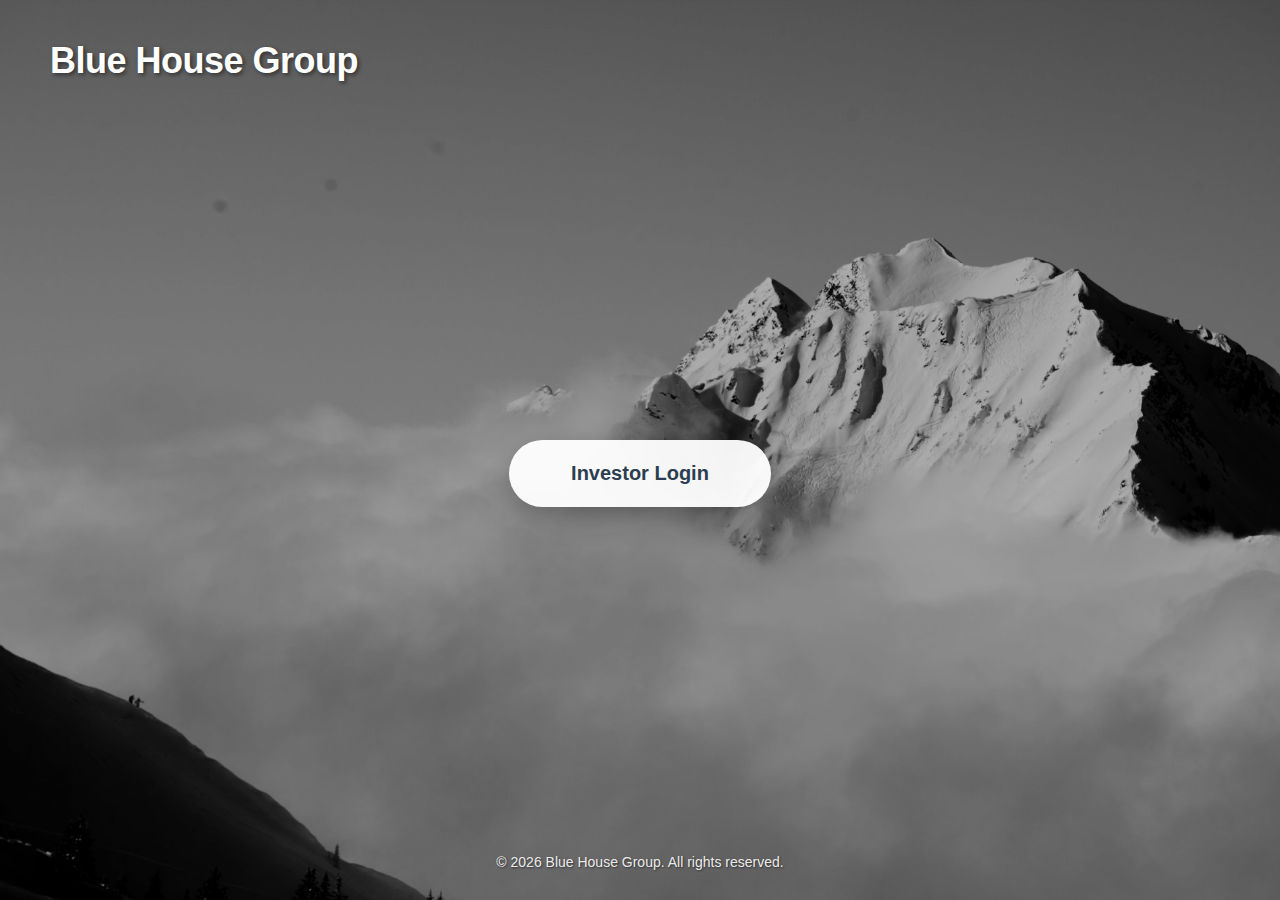
<file: index.html>
<!DOCTYPE html>
<html lang="en">
<head>
    <meta charset="UTF-8">
    <meta name="viewport" content="width=device-width, initial-scale=1.0">
    <title>Blue House Group</title>
    <link rel="stylesheet" href="styles.css">
</head>
<body>
    <!-- Company Name - Top Left -->
    <header class="header">
        <h1 class="company-name">Blue House Group</h1>
    </header>
    
    <!-- Centered Login Button -->
    <div class="center-content">
        <a href="login.html" class="login-button">Investor Login</a>
    </div>
    
    <!-- Footer -->
    <footer class="footer">
        <p>&copy; 2026 Blue House Group. All rights reserved.</p>
    </footer>
</body>
</html>
</file>
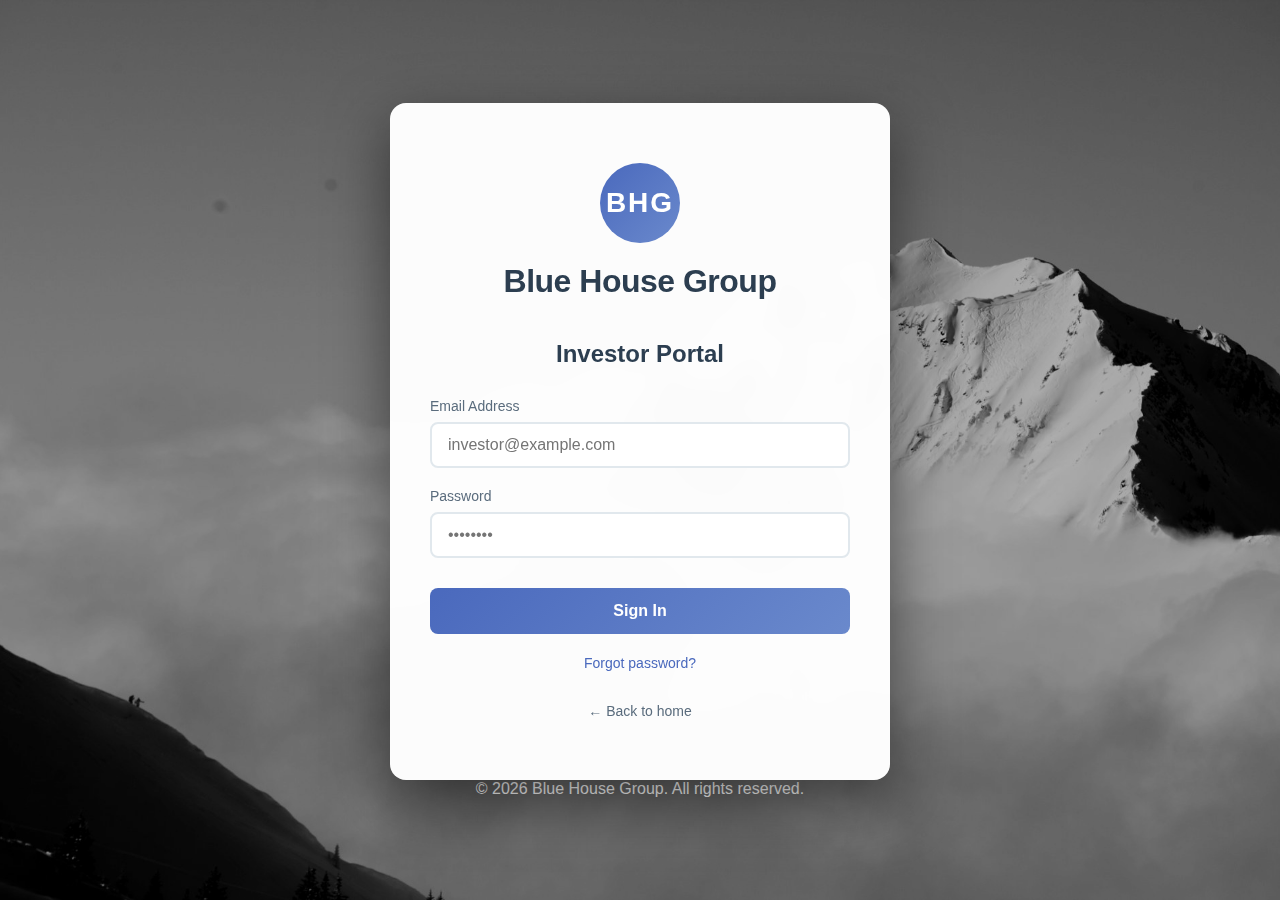
<file: login.html>
<!DOCTYPE html>
<html lang="en">
<head>
    <meta charset="UTF-8">
    <meta name="viewport" content="width=device-width, initial-scale=1.0">
    <title>Investor Login - Blue House Group</title>
    <link rel="stylesheet" href="styles.css">
</head>
<body>
    <div class="container">
        <div class="login-content">
            <!-- Logo/Brand -->
            <div class="logo">
                <div class="logo-icon">BHG</div>
                <h1>Blue House Group</h1>
            </div>
            
            <!-- Login Form -->
            <div class="login-form">
                <h2>Investor Portal</h2>
                <form onsubmit="return false;">
                    <div class="form-group">
                        <label for="email">Email Address</label>
                        <input type="email" id="email" name="email" placeholder="investor@example.com" required>
                    </div>
                    
                    <div class="form-group">
                        <label for="password">Password</label>
                        <input type="password" id="password" name="password" placeholder="••••••••" required>
                    </div>
                    
                    <button type="submit" class="login-submit">Sign In</button>
                    
                    <div class="form-footer">
                        <a href="#" class="forgot-password">Forgot password?</a>
                    </div>
                </form>
            </div>
            
            <!-- Back to home -->
            <div class="back-link">
                <a href="index.html">← Back to home</a>
            </div>
        </div>
        
        <!-- Footer -->
        <footer>
            <p>&copy; 2026 Blue House Group. All rights reserved.</p>
        </footer>
    </div>
</body>
</html>
</file>
<file: styles.css>
/* Reset and Base Styles */
* {
    margin: 0;
    padding: 0;
    box-sizing: border-box;
}

body {
    font-family: -apple-system, BlinkMacSystemFont, 'Segoe UI', 'Roboto', 'Oxygen', 'Ubuntu', 'Cantarell', sans-serif;
    background-image: url('background.jpg');
    background-size: cover;
    background-position: center;
    background-repeat: no-repeat;
    background-attachment: fixed;
    min-height: 100vh;
    display: flex;
    flex-direction: column;
    position: relative;
    color: white;
}

/* Dark overlay for better text readability */
body::before {
    content: '';
    position: absolute;
    top: 0;
    left: 0;
    right: 0;
    bottom: 0;
    background: rgba(0, 0, 0, 0.3);
    z-index: 1;
}

/* All content above the overlay */
body > * {
    position: relative;
    z-index: 2;
}

/* Header - Company Name Top Left */
.header {
    padding: 40px 50px;
}

.company-name {
    font-size: 36px;
    font-weight: 700;
    color: white;
    text-shadow: 2px 2px 4px rgba(0, 0, 0, 0.5);
    letter-spacing: -0.5px;
}

/* Center Content - Login Button */
.center-content {
    flex: 1;
    display: flex;
    align-items: center;
    justify-content: center;
}

.login-button {
    display: inline-block;
    background: rgba(255, 255, 255, 0.95);
    color: #2c3e50;
    padding: 20px 60px;
    font-size: 20px;
    font-weight: 600;
    text-decoration: none;
    border-radius: 50px;
    transition: all 0.3s ease;
    box-shadow: 0 8px 30px rgba(0, 0, 0, 0.3);
    border: 2px solid transparent;
}

.login-button:hover {
    background: white;
    transform: translateY(-3px);
    box-shadow: 0 12px 40px rgba(0, 0, 0, 0.4);
    border-color: rgba(255, 255, 255, 0.3);
}

/* Footer */
.footer {
    padding: 30px;
    text-align: center;
    color: rgba(255, 255, 255, 0.9);
    font-size: 14px;
    text-shadow: 1px 1px 2px rgba(0, 0, 0, 0.5);
}

/* ============================================
   LOGIN PAGE STYLES
   ============================================ */

.container {
    width: 100%;
    min-height: 100vh;
    display: flex;
    flex-direction: column;
    align-items: center;
    justify-content: center;
    padding: 20px;
}

.login-content {
    background: rgba(255, 255, 255, 0.98);
    padding: 60px 40px;
    border-radius: 16px;
    box-shadow: 0 20px 60px rgba(0, 0, 0, 0.5);
    text-align: center;
    max-width: 500px;
    width: 100%;
    backdrop-filter: blur(10px);
}

/* Logo Styles for Login Page */
.logo {
    margin-bottom: 40px;
}

.logo-icon {
    width: 80px;
    height: 80px;
    background: linear-gradient(135deg, #4a69bd 0%, #6a89cc 100%);
    color: white;
    border-radius: 50%;
    display: flex;
    align-items: center;
    justify-content: center;
    font-size: 28px;
    font-weight: 700;
    margin: 0 auto 20px;
    letter-spacing: 2px;
}

.logo h1 {
    font-size: 32px;
    font-weight: 700;
    color: #2c3e50;
    letter-spacing: -0.5px;
}

/* Login Form Styles */
.login-form {
    margin-top: 30px;
}

.login-form h2 {
    font-size: 24px;
    color: #2c3e50;
    margin-bottom: 30px;
    font-weight: 600;
}

.form-group {
    margin-bottom: 20px;
    text-align: left;
}

.form-group label {
    display: block;
    margin-bottom: 8px;
    color: #5a6c7d;
    font-size: 14px;
    font-weight: 500;
}

.form-group input {
    width: 100%;
    padding: 12px 16px;
    border: 2px solid #e1e8ed;
    border-radius: 8px;
    font-size: 16px;
    transition: border-color 0.3s ease;
}

.form-group input:focus {
    outline: none;
    border-color: #4a69bd;
}

.login-submit {
    width: 100%;
    background: linear-gradient(135deg, #4a69bd 0%, #6a89cc 100%);
    color: white;
    padding: 14px;
    font-size: 16px;
    font-weight: 600;
    border: none;
    border-radius: 8px;
    cursor: pointer;
    transition: all 0.3s ease;
    margin-top: 10px;
}

.login-submit:hover {
    transform: translateY(-2px);
    box-shadow: 0 4px 15px rgba(74, 105, 189, 0.4);
}

.form-footer {
    margin-top: 20px;
    text-align: center;
}

.forgot-password {
    color: #4a69bd;
    text-decoration: none;
    font-size: 14px;
    transition: color 0.3s ease;
}

.forgot-password:hover {
    color: #6a89cc;
}

/* Back Link */
.back-link {
    margin-top: 30px;
}

.back-link a {
    color: #5a6c7d;
    text-decoration: none;
    font-size: 14px;
    transition: color 0.3s ease;
}

.back-link a:hover {
    color: #4a69bd;
}

/* Responsive Design */
@media (max-width: 768px) {
    .header {
        padding: 30px 30px;
    }
    
    .company-name {
        font-size: 28px;
    }
    
    .login-button {
        padding: 18px 50px;
        font-size: 18px;
    }
}

@media (max-width: 600px) {
    .header {
        padding: 25px 20px;
    }
    
    .company-name {
        font-size: 24px;
    }
    
    .login-button {
        padding: 16px 40px;
        font-size: 16px;
    }
    
    .login-content {
        padding: 40px 30px;
    }
    
    .logo h1 {
        font-size: 28px;
    }
    
    .logo-icon {
        width: 70px;
        height: 70px;
        font-size: 24px;
    }
}
</file>
